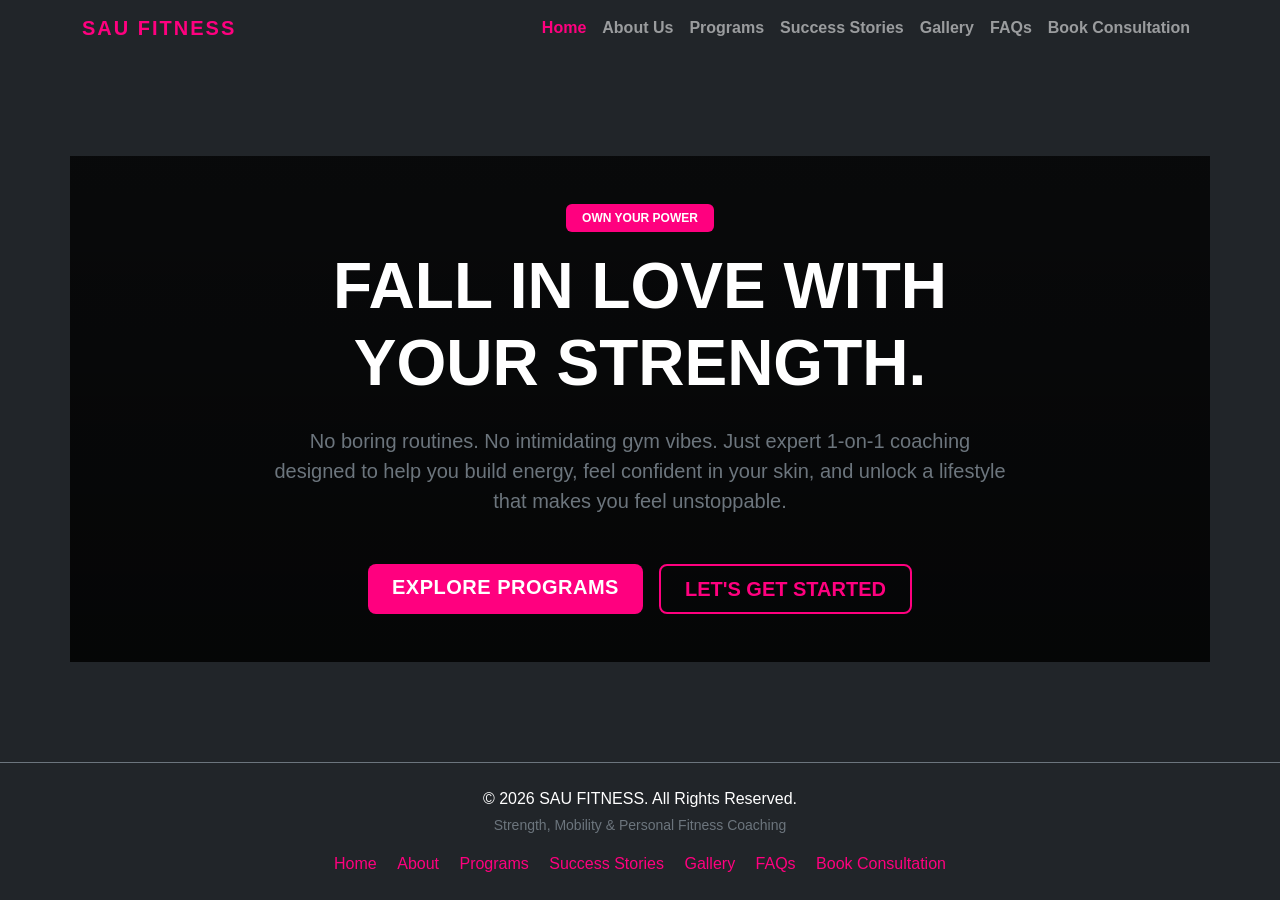
<file: index.html>
<!DOCTYPE html>
<html lang="en">
<head>
    <meta charset="UTF-8">
    <meta name="viewport" content="width=device-width, initial-scale=1.0">
    <title>SAU FITNESS | Own Your Power</title>
    <link href="https://cdn.jsdelivr.net/npm/bootstrap@5.3.2/dist/css/bootstrap.min.css" rel="stylesheet">
    <link rel="stylesheet" href="css/styles.css">
</head>
<body class="bg-dark text-white d-flex flex-column min-vh-100">

    <nav class="navbar navbar-expand-lg navbar-dark bg-dark sticky-top">
        <div class="container">
            <a class="navbar-brand fw-bold text-pink" href="index.html">SAU FITNESS</a>
            <button class="navbar-toggler" type="button" data-bs-toggle="collapse" data-bs-target="#navbarNav" aria-controls="navbarNav" aria-expanded="false" aria-label="Toggle navigation">
                <span class="navbar-toggler-icon"></span>
            </button>
            <div class="collapse navbar-collapse" id="navbarNav">
                <ul class="navbar-nav ms-auto fw-semibold">
                    <li class="nav-item"><a class="nav-link active" href="index.html">Home</a></li>
                    <li class="nav-item"><a class="nav-link" href="about.html">About Us</a></li>
                    <li class="nav-item"><a class="nav-link" href="programs.html">Programs</a></li>
                    <li class="nav-item"><a class="nav-link" href="transformations.html">Success Stories</a></li>
                    <li class="nav-item"><a class="nav-link" href="gallery.html">Gallery</a></li>
                    <li class="nav-item"><a class="nav-link" href="faq.html">FAQs</a></li>
                    <li class="nav-item"><a class="nav-link" href="contact.html">Book Consultation</a></li>
                </ul>
            </div>
        </div>
    </nav>

    <main class="flex-grow-1 d-flex align-items-center">
        <header class="container text-center py-5">
            <div class="row justify-content-center">
                <div class="col-md-8">
                    <span class="badge bg-pink text-white mb-3 px-3 py-2 fw-bold text-uppercase">Own Your Power</span>
                    <h1 class="display-3 fw-bold mb-4">FALL IN LOVE WITH<br>YOUR STRENGTH.</h1>
                    <p class="lead text-secondary mb-5">
                        No boring routines. No intimidating gym vibes. Just expert 1-on-1 coaching designed to help you build energy, feel confident in your skin, and unlock a lifestyle that makes you feel unstoppable.
                    </p>
                    <div class="d-grid gap-3 d-sm-flex justify-content-sm-center">
                        <a href="programs.html" class="btn btn-pink btn-lg px-4 gap-3">Explore Programs</a>
                        <a href="contact.html" class="btn btn-outline-pink btn-lg px-4">Let's Get Started</a>
                    </div>
                </div>
            </div>
        </header>
    </main>

    <footer class="bg-dark text-secondary text-center py-4 border-top border-secondary mt-auto">
        <div class="container">
            <p class="mb-1 text-white">&copy; 2026 SAU FITNESS. All Rights Reserved.</p>
            <p class="small">Strength, Mobility & Personal Fitness Coaching</p>
            <div class="mt-3">
                <a href="index.html" class="text-pink mx-2 text-decoration-none">Home</a>
                <a href="about.html" class="text-pink mx-2 text-decoration-none">About</a>
                <a href="programs.html" class="text-pink mx-2 text-decoration-none">Programs</a>
                <a href="transformations.html" class="text-pink mx-2 text-decoration-none">Success Stories</a>
                <a href="gallery.html" class="text-pink mx-2 text-decoration-none">Gallery</a>
                <a href="faq.html" class="text-pink mx-2 text-decoration-none">FAQs</a>
                <a href="contact.html" class="text-pink mx-2 text-decoration-none">Book Consultation</a>
            </div>
        </div>
    </footer>

    <script src="https://cdn.jsdelivr.net/npm/bootstrap@5.3.2/dist/js/bootstrap.bundle.min.js"></script>
    <script src="js/main.js"></script>
</body>
</html>
</file>
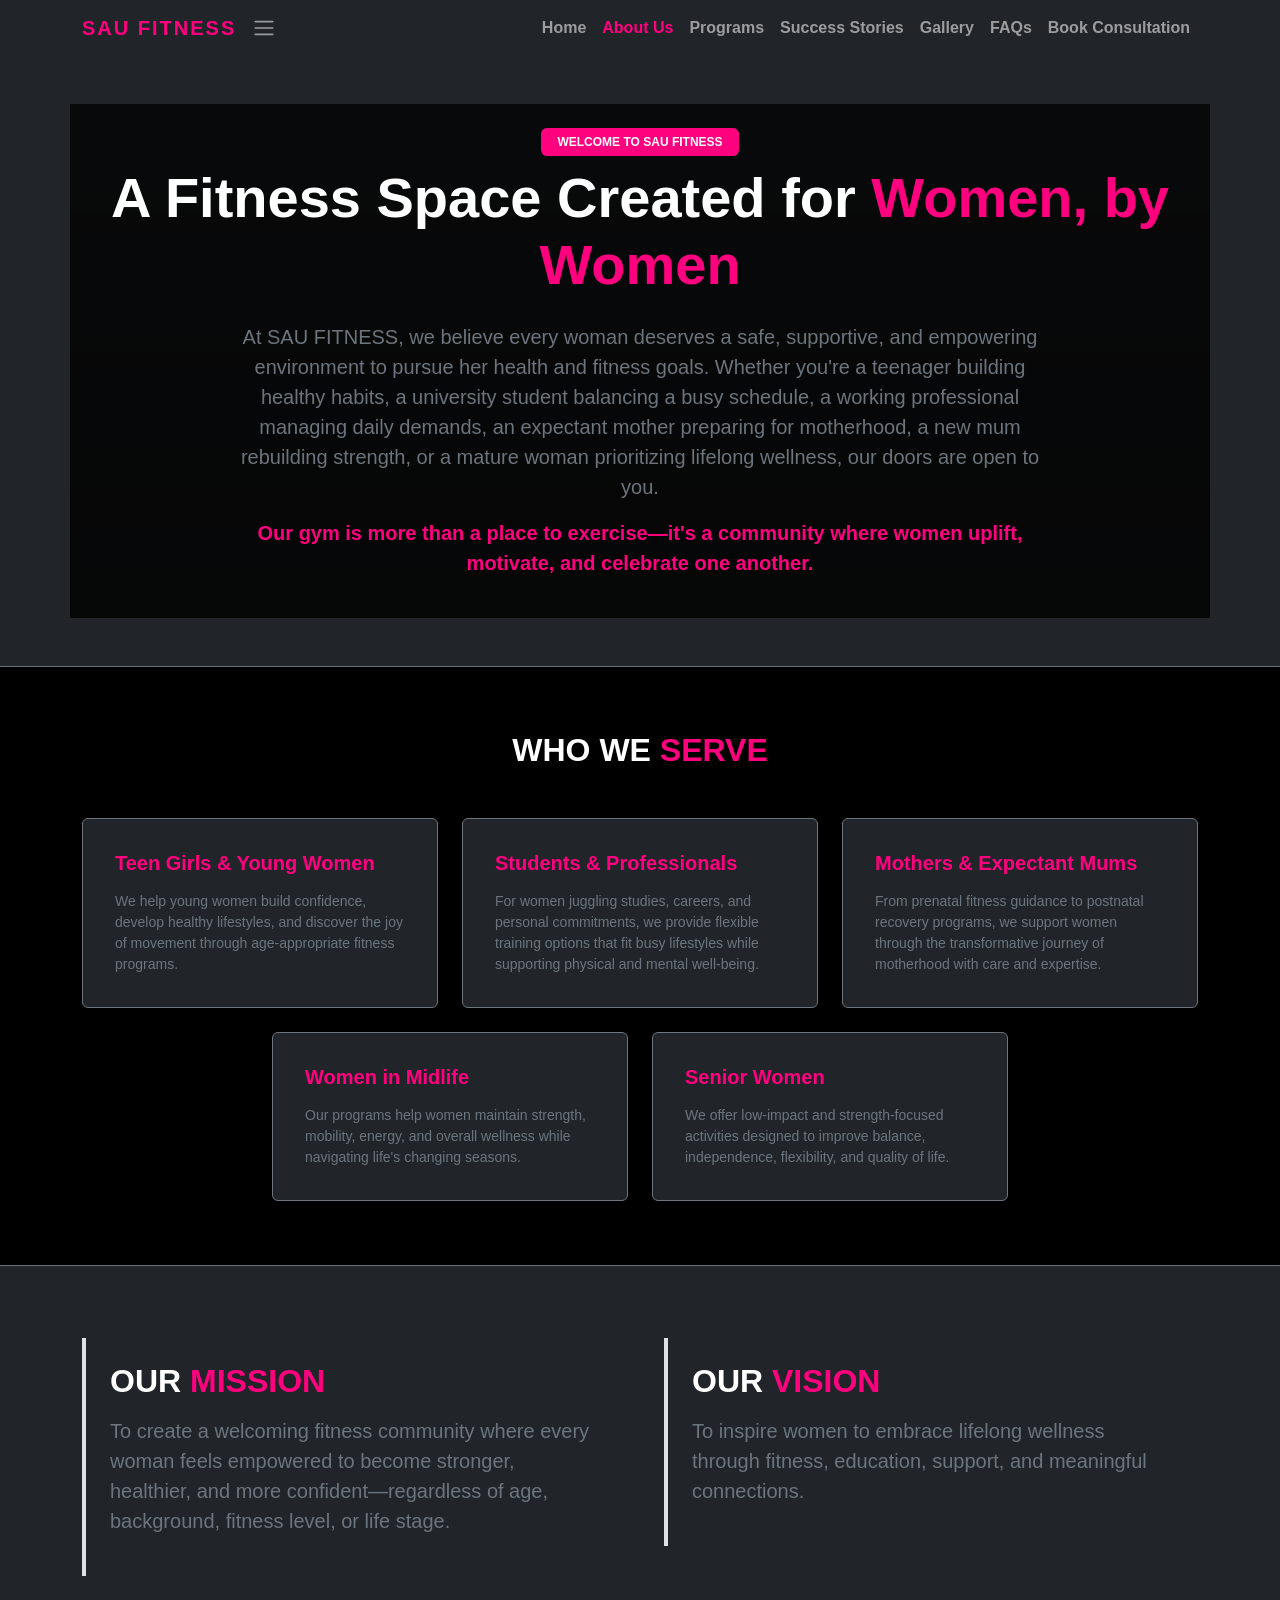
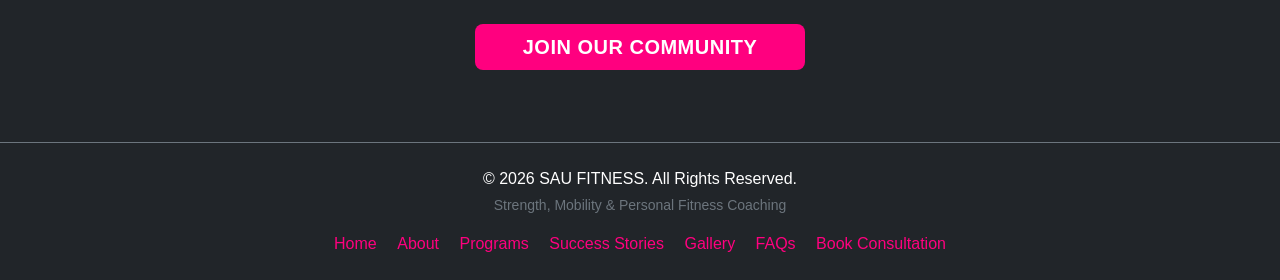
<file: about.html>
<!DOCTYPE html>
<html lang="en-GB">
<head>
    <meta charset="UTF-8">
    <meta name="viewport" content="width=device-width, initial-scale=1.0">
    <title>About Us | SAU FITNESS</title>
    <link href="https://cdn.jsdelivr.net/npm/bootstrap@5.3.2/dist/css/bootstrap.min.css" rel="stylesheet">
    <link rel="stylesheet" href="css/styles.css">
</head>
<body class="bg-dark text-white d-flex flex-column min-vh-100">

    <nav class="navbar navbar-expand-lg navbar-dark bg-dark sticky-top">
        <div class="container">
            <a class="navbar-brand fw-bold text-pink" href="index.html">SAU FITNESS</a>
            <button class="navbar-toggler" type="button" data-bs-toggle="collapse" data-bs-target="#navbarNav" aria-controls="navbarNav" aria-expanded="false"aria-label="Toggle main navigation menu"></button>
                <span class="navbar-toggler-icon"></span>
            </button>
            <div class="collapse navbar-collapse" id="navbarNav">
                <ul class="navbar-nav ms-auto fw-semibold">
                    <li class="nav-item"><a class="nav-link" href="index.html">Home</a></li>
                    <li class="nav-item"><a class="nav-link active" href="about.html">About Us</a></li>
                    <li class="nav-item"><a class="nav-link" href="programs.html">Programs</a></li>
                    <li class="nav-item"><a class="nav-link" href="transformations.html">Success Stories</a></li>
                    <li class="nav-item"><a class="nav-link" href="gallery.html">Gallery</a></li>
                    <li class="nav-item"><a class="nav-link" href="faq.html">FAQs</a></li>
                    <li class="nav-item"><a class="nav-link" href="contact.html">Book Consultation</a></li>
                </ul>
            </div>
        </div>
    </nav>

    <main class="flex-grow-1">

        
        <header class="container my-5 py-4 text-center">
            <span class="badge bg-pink text-white mb-2 px-3 py-2 text-uppercase fw-bold">Welcome to SAU FITNESS</span>
            <h1 class="display-4 fw-bold mb-4">A Fitness Space Created for <span class="text-pink">Women, by Women</span></h1>
            <div class="row justify-content-center">
                <div class="col-lg-9">
                    <p class="lead text-secondary">
                        At SAU FITNESS, we believe every woman deserves a safe, supportive, and empowering environment to pursue her health and fitness goals. Whether you're a teenager building healthy habits, a university student balancing a busy schedule, a working professional managing daily demands, an expectant mother preparing for motherhood, a new mum rebuilding strength, or a mature woman prioritizing lifelong wellness, our doors are open to you.
                    </p>
                    <p class="text-pink fw-semibold mt-3 fs-5">
                        Our gym is more than a place to exercise—it's a community where women uplift, motivate, and celebrate one another.
                    </p>
                </div>
            </div>
        </header>

        <section class="bg-black py-5 border-top border-bottom border-secondary">
            <div class="container my-3">
                <h2 class="text-center fw-bold text-uppercase mb-5">Who We <span class="text-pink">Serve</span></h2>
                
                <div class="row g-4 justify-content-center">
                    <div class="col-md-6 col-lg-4">
                        <div class="card bg-dark text-white border-secondary h-100 p-3 shadow-sm">
                            <div class="card-body">
                                <h3 class="card-title h5 text-pink fw-bold mb-3">Teen Girls & Young Women</h3>
                                <p class="card-text text-secondary small">We help young women build confidence, develop healthy lifestyles, and discover the joy of movement through age-appropriate fitness programs.</p>
                            </div>
                        </div>
                    </div>

                    <div class="col-md-6 col-lg-4">
                        <div class="card bg-dark text-white border-secondary h-100 p-3 shadow-sm">
                            <div class="card-body">
                                <h3 class="card-title h5 text-pink fw-bold mb-3">Students & Professionals</h3>
                                <p class="card-text text-secondary small">For women juggling studies, careers, and personal commitments, we provide flexible training options that fit busy lifestyles while supporting physical and mental well-being.</p>
                            </div>
                        </div>
                    </div>

                    <div class="col-md-6 col-lg-4">
                        <div class="card bg-dark text-white border-secondary h-100 p-3 shadow-sm">
                            <div class="card-body">
                                <h3 class="card-title h5 text-pink fw-bold mb-3">Mothers & Expectant Mums</h3>
                                <p class="card-text text-secondary small">From prenatal fitness guidance to postnatal recovery programs, we support women through the transformative journey of motherhood with care and expertise.</p>
                            </div>
                        </div>
                    </div>

                    <div class="col-md-6 col-lg-4 offset-lg-0">
                        <div class="card bg-dark text-white border-secondary h-100 p-3 shadow-sm">
                            <div class="card-body">
                                <h3 class="card-title h5 text-pink fw-bold mb-3">Women in Midlife</h3>
                                <p class="card-text text-secondary small">Our programs help women maintain strength, mobility, energy, and overall wellness while navigating life's changing seasons.</p>
                            </div>
                        </div>
                    </div>

                    <div class="col-md-6 col-lg-4">
                        <div class="card bg-dark text-white border-secondary h-100 p-3 shadow-sm">
                            <div class="card-body">
                                <h3 class="card-title h5 text-pink fw-bold mb-3">Senior Women</h3>
                                <p class="card-text text-secondary small">We offer low-impact and strength-focused activities designed to improve balance, independence, flexibility, and quality of life.</p>
                            </div>
                        </div>
                    </div>
                </div>

            </div>
        </section>

        <section class="container my-5 py-4">
            <div class="row g-5">
                <div class="col-md-6">
                    <div class="p-4 border-start border-4 border-pink">
                        <h2 class="fw-bold text-uppercase mb-3">Our <span class="text-pink">Mission</span></h2>
                        <p class="text-secondary lead">
                            To create a welcoming fitness community where every woman feels empowered to become stronger, healthier, and more confident—regardless of age, background, fitness level, or life stage.
                        </p>
                    </div>
                </div>

                <div class="col-md-6">
                    <div class="p-4 border-start border-4 border-pink">
                        <h2 class="fw-bold text-uppercase mb-3">Our <span class="text-pink">Vision</span></h2>
                        <p class="text-secondary lead">
                            To inspire women to embrace lifelong wellness through fitness, education, support, and meaningful connections.
                        </p>
                    </div>
                </div>
            </div>
            
            <div class="text-center mt-5">
                <a href="contact.html" class="btn btn-pink btn-lg px-5">Join Our Community</a>
            </div>
        </section>

    </main>

    <footer class="bg-dark text-secondary text-center py-4 border-top border-secondary">
        <div class="container">
            <p class="mb-1 text-white">&copy; 2026 SAU FITNESS. All Rights Reserved.</p>
            <p class="small">Strength, Mobility & Personal Fitness Coaching</p>
            <div class="mt-3">
                <a href="index.html" class="text-pink mx-2 text-decoration-none">Home</a>
                <a href="about.html" class="text-pink mx-2 text-decoration-none">About</a>
                <a href="programs.html" class="text-pink mx-2 text-decoration-none">Programs</a>
                <a href="transformations.html" class="text-pink mx-2 text-decoration-none">Success Stories</a>
                <a href="gallery.html" class="text-pink mx-2 text-decoration-none">Gallery</a>
                <a href="faq.html" class="text-pink mx-2 text-decoration-none">FAQs</a>
                <a href="contact.html" class="text-pink mx-2 text-decoration-none">Book Consultation</a>
            </div>
        </div>
    </footer>

    <script src="https://cdn.jsdelivr.net/npm/bootstrap@5.3.2/dist/js/bootstrap.bundle.min.js"></script>
</body>
</html>
<script src="js/main.js"></script>
</file>
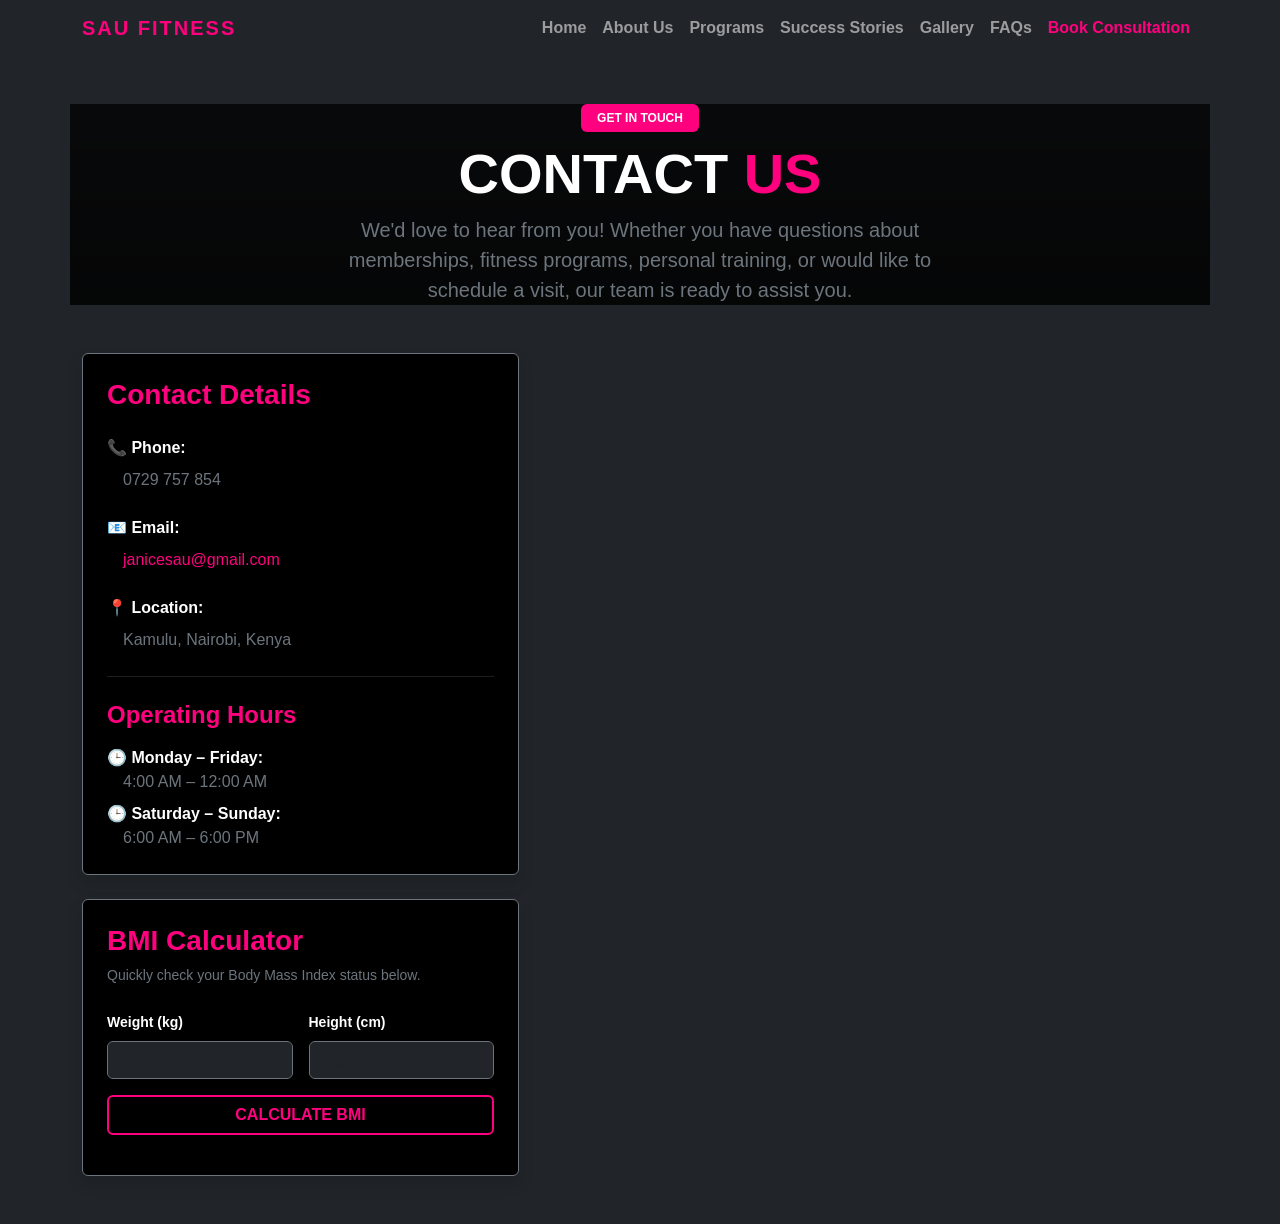
<file: contact.html>
<!DOCTYPE html>
<html lang="en">
<head>
    <meta charset="UTF-8">
    <meta name="viewport" content="width=device-width, initial-scale=1.0">
    <title>Contact Us | SAU FITNESS</title>
    <link href="https://cdn.jsdelivr.net/npm/bootstrap@5.3.2/dist/css/bootstrap.min.css" rel="stylesheet">
    <link rel="stylesheet" href="css/styles.css">
</head>

<body class="bg-dark text-white d-flex flex-column min-vh-100">

    <nav class="navbar navbar-expand-lg navbar-dark bg-dark sticky-top">
        <div class="container">
            <a class="navbar-brand fw-bold text-pink" href="index.html">SAU FITNESS</a>
            <button class="navbar-toggler" type="button" data-bs-toggle="collapse" data-bs-target="#navbarNav" aria-controls="navbarNav" aria-expanded="false" aria-label="Toggle navigation">
                <span class="navbar-toggler-icon"></span>
            </button>
            <div class="collapse navbar-collapse" id="navbarNav">
                <ul class="navbar-nav ms-auto fw-semibold">
                    <li class="nav-item"><a class="nav-link" href="index.html">Home</a></li>
                    <li class="nav-item"><a class="nav-link" href="about.html">About Us</a></li>
                    <li class="nav-item"><a class="nav-link" href="programs.html">Programs</a></li>
                    <li class="nav-item"><a class="nav-link" href="transformations.html">Success Stories</a></li>
                    <li class="nav-item"><a class="nav-link" href="gallery.html">Gallery</a></li>
                    <li class="nav-item"><a class="nav-link" href="faq.html">FAQs</a></li>
                    <li class="nav-item"><a class="nav-link active" href="contact.html">Book Consultation</a></li>
                </ul>
            </div>
        </div>
    </nav>

    <main class="flex-grow-1">
        
        <header class="container my-5 text-center">
            <span class="badge bg-pink text-white mb-2 px-3 py-2 text-uppercase fw-bold">Get In Touch</span>
            <h1 class="display-4 fw-bold text-uppercase">Contact <span class="text-pink">Us</span></h1>
            <p class="lead text-secondary max-width-600 mx-auto">
                We'd love to hear from you! Whether you have questions about memberships, fitness programs, personal training, or would like to schedule a visit, our team is ready to assist you.
            </p>
        </header>

        <section class="container my-5">
            <div class="row g-5">
                
                <div class="col-lg-5 d-flex flex-column gap-4">
                    <div class="bg-black border border-secondary rounded p-4 shadow">
                        <h2 class="h3 fw-bold text-pink mb-4">Contact Details</h2>
                        
                        <div class="mb-4">
                            <p class="mb-2 text-white fw-semibold">📞 Phone:</p>
                            <p class="text-secondary ps-3">0729 757 854</p>
                        </div>
                        
                        <div class="mb-4">
                            <p class="mb-2 text-white fw-semibold">📧 Email:</p>
                            <p class="text-secondary ps-3"><a href="mailto:janicesau@gmail.com" class="text-pink text-decoration-none">janicesau@gmail.com</a></p>
                        </div>
                        
                        <div class="mb-4">
                            <p class="mb-2 text-white fw-semibold">📍 Location:</p>
                            <p class="text-secondary ps-3">Kamulu, Nairobi, Kenya</p>
                        </div>

                        <hr class="border-secondary my-4">

                        <h2 class="h4 fw-bold text-pink mb-3">Operating Hours</h2>
                        
                        <div class="mb-2">
                            <span class="fw-semibold">🕒 Monday – Friday:</span>
                            <span class="text-secondary d-block ps-3">4:00 AM – 12:00 AM</span>
                        </div>
                        <div>
                            <span class="fw-semibold">🕒 Saturday – Sunday:</span>
                            <span class="text-secondary d-block ps-3">6:00 AM – 6:00 PM</span>
                        </div>
                    </div>

                    <div class="bg-black border border-secondary rounded p-4 shadow">
                        <h2 class="h3 fw-bold text-pink mb-2">BMI Calculator</h2>
                        <p class="text-secondary small mb-4">Quickly check your Body Mass Index status below.</p>
                        
                        <div class="row g-3 mb-3">
                            <div class="col-6">
                                <label for="bmi-weight" class="form-label small fw-semibold">Weight (kg)</label>
                                <input type="number" class="form-control bg-dark text-white border-secondary" id="bmi-weight" placeholder="e.g. 65">
                            </div>
                            <div class="col-6">
                                <label for="bmi-height" class="form-label small fw-semibold">Height (cm)</label>
                                <input type="number" class="form-control bg-dark text-white border-secondary" id="bmi-height" placeholder="e.g. 165">
                            </div>
                        </div>

                        <div class="d-grid mb-3">
                            <button type="button" onclick="calculateBMI()" class="btn btn-outline-pink fw-bold">Calculate BMI</button>
                        </div>

                        <div id="bmi-result" class
</file>
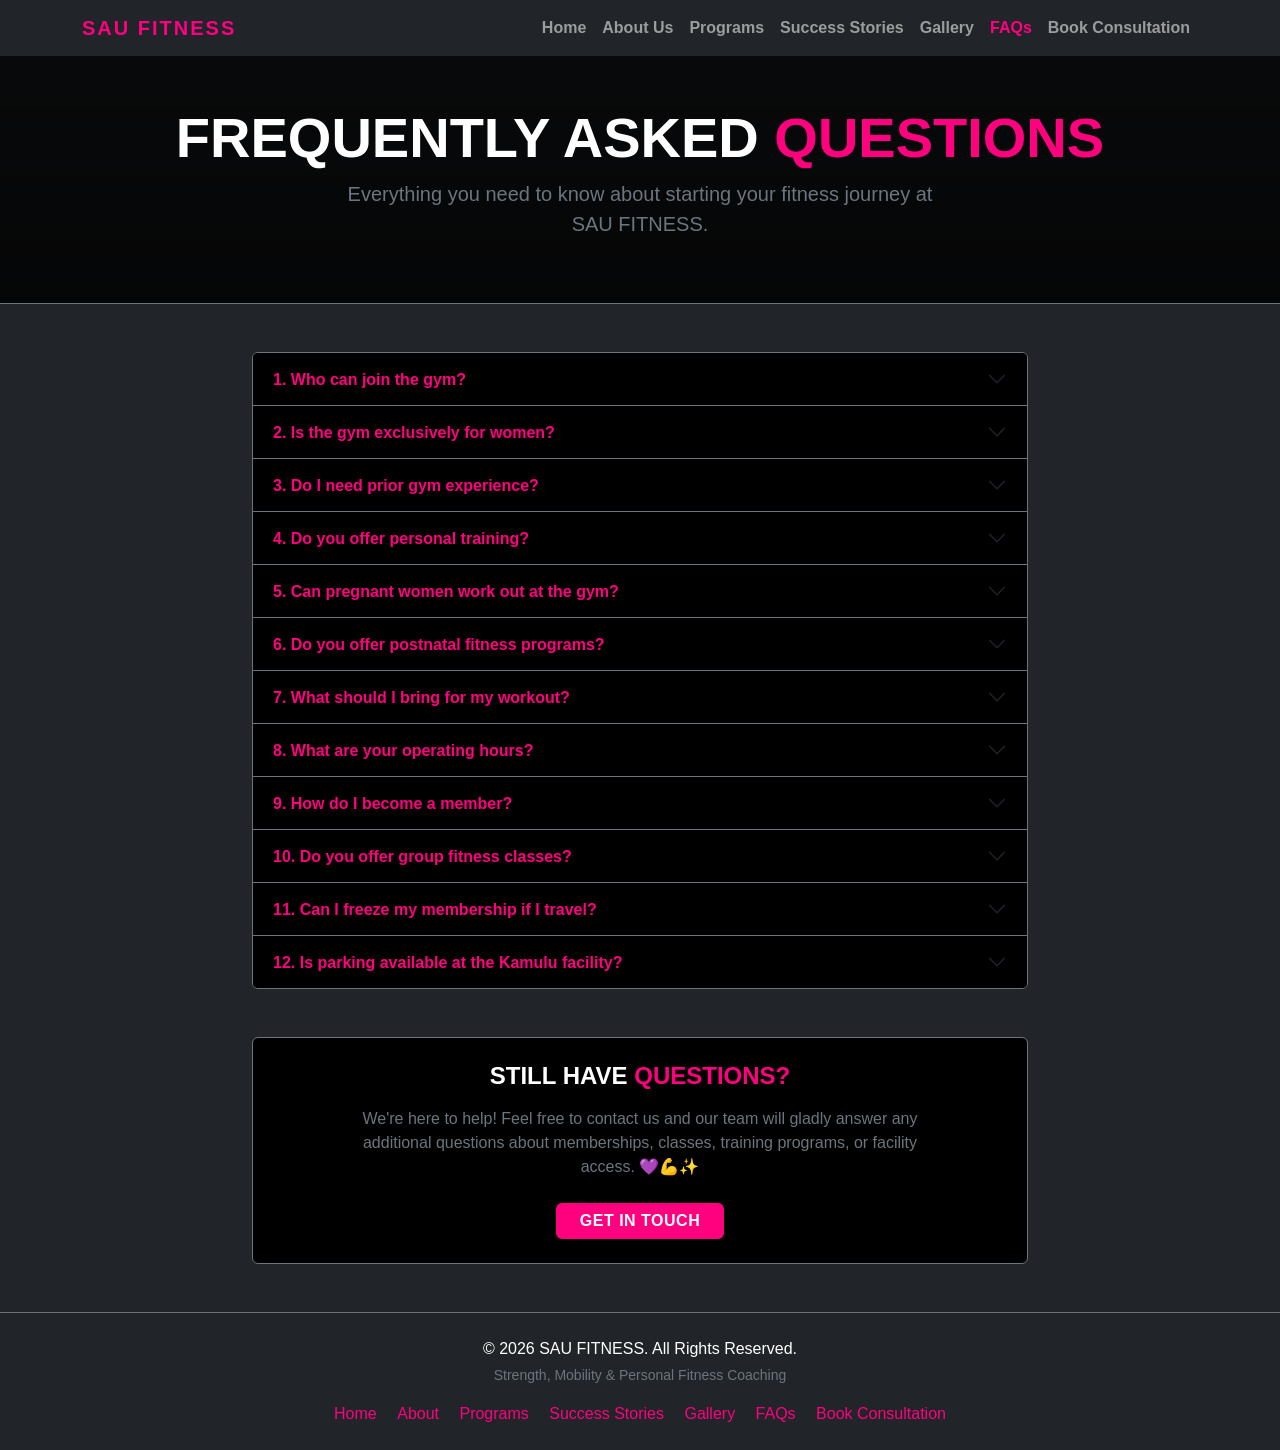
<file: faq.html>
<!DOCTYPE html>
<html lang="en">
<head>
    <meta charset="UTF-8">
    <meta name="viewport" content="width=device-width, initial-scale=1.0">
    <title>Frequently Asked Questions | SAU FITNESS</title>
    <link href="https://cdn.jsdelivr.net/npm/bootstrap@5.3.2/dist/css/bootstrap.min.css" rel="stylesheet">
    <link rel="stylesheet" href="css/styles.css">
</head>
<body class="bg-dark text-white d-flex flex-column min-vh-100">

    <nav class="navbar navbar-expand-lg navbar-dark bg-dark sticky-top">
        <div class="container">
            <a class="navbar-brand fw-bold text-pink" href="index.html">SAU FITNESS</a>
            <button class="navbar-toggler" type="button" data-bs-toggle="collapse" data-bs-target="#navbarNav" aria-controls="navbarNav" aria-expanded="false" aria-label="Toggle navigation">
                <span class="navbar-toggler-icon"></span>
            </button>
            <div class="collapse navbar-collapse" id="navbarNav">
                <ul class="navbar-nav ms-auto fw-semibold">
                    <li class="nav-item"><a class="nav-link" href="index.html">Home</a></li>
                    <li class="nav-item"><a class="nav-link" href="about.html">About Us</a></li>
                    <li class="nav-item"><a class="nav-link" href="programs.html">Programs</a></li>
                    <li class="nav-item"><a class="nav-link" href="transformations.html">Success Stories</a></li>
                    <li class="nav-item"><a class="nav-link" href="gallery.html">Gallery</a></li>
                    <li class="nav-item"><a class="nav-link active" href="faq.html">FAQs</a></li>
                    <li class="nav-item"><a class="nav-link" href="contact.html">Book Consultation</a></li>
                </ul>
            </div>
        </div>
    </nav>

    <header class="bg-dark text-white text-center py-5 border-bottom border-secondary">
        <div class="container">
            <h1 class="display-4 fw-bold text-uppercase">Frequently Asked <span class="text-pink">Questions</span></h1>
            <p class="lead text-secondary max-width-600 mx-auto">Everything you need to know about starting your fitness journey at SAU FITNESS.</p>
        </div>
    </header>

    <main class="container my-5 flex-grow-1" style="max-width: 800px;">
        <div class="accordion accordion-flush border border-secondary rounded overflow-hidden" id="faqAccordion">
            
            <div class="accordion-item bg-black border-secondary text-white">
                <h2 class="accordion-header" id="headingOne">
                    <button class="accordion-button collapsed bg-black text-pink fw-bold" type="button" data-bs-toggle="collapse" data-bs-target="#collapseOne">
                        1. Who can join the gym?
                    </button>
                </h2>
                <div id="collapseOne" class="accordion-collapse collapse" data-bs-parent="#faqAccordion">
                    <div class="accordion-body text-secondary">
                        Our gym welcomes women of all ages and fitness levels, including teenagers, university students, working professionals, mothers, pregnant women, and senior women.
                    </div>
                </div>
            </div>

            <div class="accordion-item bg-black border-secondary text-white">
                <h2 class="accordion-header" id="headingTwo">
                    <button class="accordion-button collapsed bg-black text-pink fw-bold" type="button" data-bs-toggle="collapse" data-bs-target="#collapseTwo">
                        2. Is the gym exclusively for women?
                    </button>
                </h2>
                <div id="collapseTwo" class="accordion-collapse collapse" data-bs-parent="#faqAccordion">
                    <div class="accordion-body text-secondary">
                        Yes. We are a women-only fitness center designed to provide a comfortable, supportive, and empowering environment for women.
                    </div>
                </div>
            </div>

            <div class="accordion-item bg-black border-secondary text-white">
                <h2 class="accordion-header" id="headingThree">
                    <button class="accordion-button collapsed bg-black text-pink fw-bold" type="button" data-bs-toggle="collapse" data-bs-target="#collapseThree">
                        3. Do I need prior gym experience?
                    </button>
                </h2>
                <div id="collapseThree" class="accordion-collapse collapse" data-bs-parent="#faqAccordion">
                    <div class="accordion-body text-secondary">
                        Not at all! Whether you're a beginner or an experienced fitness enthusiast, our trainers will help you start at a level that's right for you.
                    </div>
                </div>
            </div>

            <div class="accordion-item bg-black border-secondary text-white">
                <h2 class="accordion-header" id="headingFour">
                    <button class="accordion-button collapsed bg-black text-pink fw-bold" type="button" data-bs-toggle="collapse" data-bs-target="#collapseFour">
                        4. Do you offer personal training?
                    </button>
                </h2>
                <div id="collapseFour" class="accordion-collapse collapse" data-bs-parent="#faqAccordion">
                    <div class="accordion-body text-secondary">
                        Yes. We offer personalized training programs tailored to your fitness goals, lifestyle, and experience level.
                    </div>
                </div>
            </div>

            <div class="accordion-item bg-black border-secondary text-white">
                <h2 class="accordion-header" id="headingFive">
                    <button class="accordion-button collapsed bg-black text-pink fw-bold" type="button" data-bs-toggle="collapse" data-bs-target="#collapseFive">
                        5. Can pregnant women work out at the gym?
                    </button>
                </h2>
                <div id="collapseFive" class="accordion-collapse collapse" data-bs-parent="#faqAccordion">
                    <div class="accordion-body text-secondary">
                        Yes. We welcome pregnant women and provide guidance on safe exercises. We recommend consulting your healthcare provider before starting any fitness program during pregnancy.
                    </div>
                </div>
            </div>

            <div class="accordion-item bg-black border-secondary text-white">
                <h2 class="accordion-header" id="headingSix">
                    <button class="accordion-button collapsed bg-black text-pink fw-bold" type="button" data-bs-toggle="collapse" data-bs-target="#collapseSix">
                        6. Do you offer postnatal fitness programs?
                    </button>
                </h2>
                <div id="collapseSix" class="accordion-collapse collapse" data-bs-parent="#faqAccordion">
                    <div class="accordion-body text-secondary">
                        Yes. We support new mothers with fitness programs designed to help them safely rebuild strength and confidence after childbirth.
                    </div>
                </div>
            </div>

            <div class="accordion-item bg-black border-secondary text-white">
                <h2 class="accordion-header" id="headingSeven">
                    <button class="accordion-button collapsed bg-black text-pink fw-bold" type="button" data-bs-toggle="collapse" data-bs-target="#collapseSeven">
                        7. What should I bring for my workout?
                    </button>
                </h2>
                <div id="collapseSeven" class="accordion-collapse collapse" data-bs-parent="#faqAccordion">
                    <div class="accordion-body text-secondary">
                        We recommend bringing:
                        <ul class="mt-2 text-secondary">
                            <li>Comfortable workout clothes</li>
                            <li>Athletic shoes</li>
                            <li>A water bottle</li>
                            <li>A towel</li>
                        </ul>
                    </div>
                </div>
            </div>

            <div class="accordion-item bg-black border-secondary text-white">
                <h2 class="accordion-header" id="headingEight">
                    <button class="accordion-button collapsed bg-black text-pink fw-bold" type="button" data-bs-toggle="collapse" data-bs-target="#collapseEight">
                        8. What are your operating hours?
                    </button>
                </h2>
                <div id="collapseEight" class="accordion-collapse collapse" data-bs-parent="#faqAccordion">
                    <div class="accordion-body text-secondary">
                        <strong>Monday – Friday:</strong> 4:00 AM – 12:00 AM <br>
                        <strong>Saturday – Sunday:</strong> 6:00 AM – 6:00 PM
                    </div>
                </div>
            </div>

            <div class="accordion-item bg-black border-secondary text-white">
                <h2 class="accordion-header" id="headingNine">
                    <button class="accordion-button collapsed bg-black text-pink fw-bold" type="button" data-bs-toggle="collapse" data-bs-target="#collapseNine">
                        9. How do I become a member?
                    </button>
                </h2>
                <div id="collapseNine" class="accordion-collapse collapse" data-bs-parent="#faqAccordion">
                    <div class="accordion-body text-secondary">
                        You can visit our gym in Kamulu, Nairobi, call us at 0729 757 854, or email janicesau@gmail.com for membership information.
                    </div>
                </div>
            </div>

            <div class="accordion-item bg-black border-secondary text-white">
                <h2 class="accordion-header" id="headingTen">
                    <button class="accordion-button collapsed bg-black text-pink fw-bold" type="button" data-bs-toggle="collapse" data-bs-target="#collapseTen">
                        10. Do you offer group fitness classes?
                    </button>
                </h2>
                <div id="collapseTen" class="accordion-collapse collapse" data-bs-parent="#faqAccordion">
                    <div class="accordion-body text-secondary">
                        Yes. We offer a variety of fitness classes designed to suit different fitness levels and goals.
                    </div>
                </div>
            </div>

            <div class="accordion-item bg-black border-secondary text-white">
                <h2 class="accordion-header" id="headingEleven">
                    <button class="accordion-button collapsed bg-black text-pink fw-bold" type="button" data-bs-toggle="collapse" data-bs-target="#collapseEleven">
                        11. Can I freeze my membership if I travel?
                    </button>
                </h2>
                <div id="collapseEleven" class="accordion-collapse collapse" data-bs-parent="#faqAccordion">
                    <div class="accordion-body text-secondary">
                        Yes. We understand life gets busy! Members can temporarily freeze their membership for up to 30 days per calendar year with a 5-day advance notice.
                    </div>
                </div>
            </div>

            <div class="accordion-item bg-black border-secondary text-white">
                <h2 class="accordion-header" id="headingTwelve">
                    <button class="accordion-button collapsed bg-black text-pink fw-bold" type="button" data-bs-toggle="collapse" data-bs-target="#collapseTwelve">
                        12. Is parking available at the Kamulu facility?
                    </button>
                </h2>
                <div id="collapseTwelve" class="accordion-collapse collapse" data-bs-parent="#faqAccordion">
                    <div class="accordion-body text-secondary">
                        Yes. We provide secure, free on-site parking for all members directly outside the fitness center building.
                    </div>
                </div>
            </div>

        </div> <div class="text-center mt-5 p-4 border border-secondary rounded bg-black">
            <h3 class="fw-bold text-uppercase h4 mb-3">Still Have <span class="text-pink">Questions?</span></h3>
            <p class="text-secondary max-width-600 mx-auto mb-0">
                We're here to help! Feel free to contact us and our team will gladly answer any additional questions about memberships, classes, training programs, or facility access. 💜💪✨
            </p>
            <div class="mt-3">
                <a href="contact.html" class="btn btn-pink px-4 mt-2">Get in Touch</a>
            </div>
        </div>
    </main>

    <footer class="bg-dark text-secondary text-center py-4 border-top border-secondary mt-auto">
        <div class="container">
            <p class="mb-1 text-white">&copy; 2026 SAU FITNESS. All Rights Reserved.</p>
            <p class="small">Strength, Mobility & Personal Fitness Coaching</p>
            <div class="mt-3">
                <a href="index.html" class="text-pink mx-2 text-decoration-none">Home</a>
                <a href="about.html" class="text-pink mx-2 text-decoration-none">About</a>
                <a href="programs.html" class="text-pink mx-2 text-decoration-none">Programs</a>
                <a href="transformations.html" class="text-pink mx-2 text-decoration-none">Success Stories</a>
                <a href="gallery.html" class="text-pink mx-2 text-decoration-none">Gallery</a>
                <a href="faq.html" class="text-pink mx-2 text-decoration-none">FAQs</a>
                <a href="contact.html" class="text-pink mx-2 text-decoration-none">Book Consultation</a>
            </div>
        </div>
    </footer>

    <script src="https://cdn.jsdelivr.net/npm/bootstrap@5.3.2/dist/js/bootstrap.bundle.min.js"></script>
    <script src="js/main.js"></script>
</body>
</html>
</file>
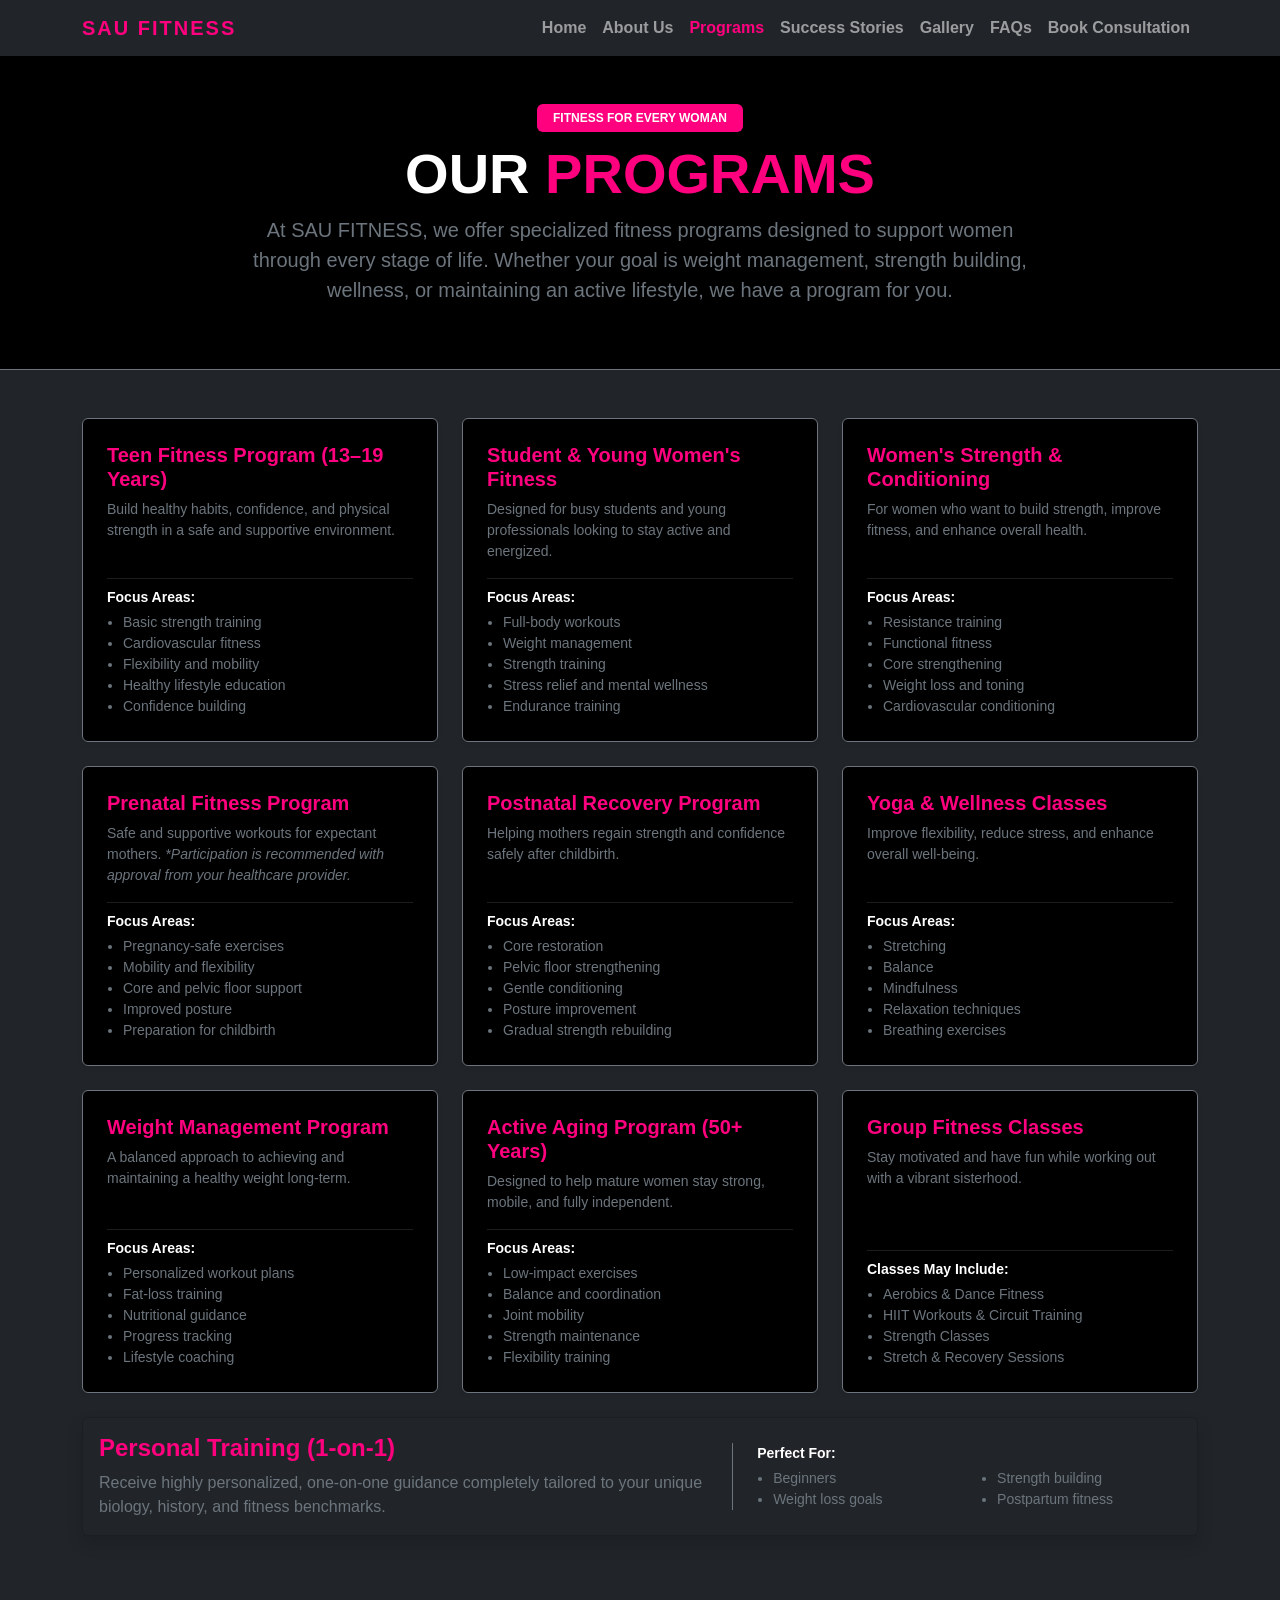
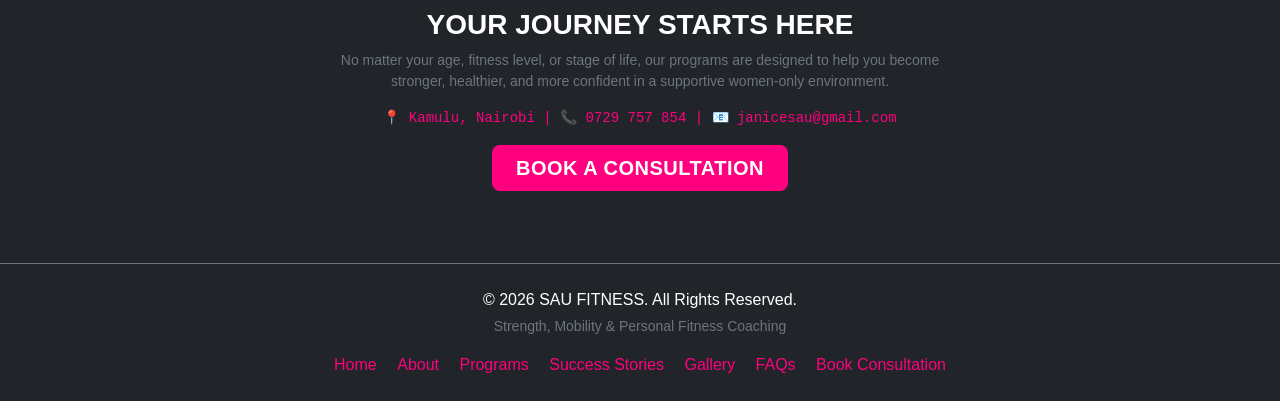
<file: programs.html>
<!DOCTYPE html>
<html lang="en">
<head>
    <meta charset="UTF-8">
    <meta name="viewport" content="width=device-width, initial-scale=1.0">
    <title>Our Programs | SAU FITNESS</title>
    <link href="https://cdn.jsdelivr.net/npm/bootstrap@5.3.2/dist/css/bootstrap.min.css" rel="stylesheet">
    <link rel="stylesheet" href="css/styles.css">
</head>
<body class="bg-dark text-white d-flex flex-column min-vh-100">

    <nav class="navbar navbar-expand-lg navbar-dark bg-dark sticky-top">
        <div class="container">
            <a class="navbar-brand fw-bold text-pink" href="index.html">SAU FITNESS</a>
            <button class="navbar-toggler" type="button" data-bs-toggle="collapse" data-bs-target="#navbarNav" aria-controls="navbarNav" aria-expanded="false" aria-label="Toggle navigation">
                <span class="navbar-toggler-icon"></span>
            </button>
            <div class="collapse navbar-collapse" id="navbarNav">
                <ul class="navbar-nav ms-auto fw-semibold">
                    <li class="nav-item"><a class="nav-link" href="index.html">Home</a></li>
                    <li class="nav-item"><a class="nav-link" href="about.html">About Us</a></li>
                    <li class="nav-item"><a class="nav-link active" href="programs.html">Programs</a></li>
                    <li class="nav-item"><a class="nav-link" href="transformations.html">Success Stories</a></li>
                    <li class="nav-item"><a class="nav-link" href="gallery.html">Gallery</a></li>
                    <li class="nav-item"><a class="nav-link" href="faq.html">FAQs</a></li>
                    <li class="nav-item"><a class="nav-link" href="contact.html">Book Consultation</a></li>
                </ul>
            </div>
        </div>
    </nav>

    <header class="bg-black text-center py-5 border-bottom border-secondary">
        <div class="container">
            <span class="badge bg-pink text-white mb-2 px-3 py-2 text-uppercase fw-bold">Fitness for Every Woman</span>
            <h1 class="display-4 fw-bold text-uppercase">Our <span class="text-pink">Programs</span></h1>
            <p class="lead text-secondary max-width-800 mx-auto">
                At SAU FITNESS, we offer specialized fitness programs designed to support women through every stage of life. Whether your goal is weight management, strength building, wellness, or maintaining an active lifestyle, we have a program for you.
            </p>
        </div>
    </header>

    <main class="container my-5 flex-grow-1">
        <div class="row g-4">
            
            <div class="col-md-6 col-lg-4">
                <div class="card bg-black text-white border-secondary h-100 p-2 shadow-sm">
                    <div class="card-body d-flex flex-column">
                        <h3 class="card-title h5 text-pink fw-bold mb-2">Teen Fitness Program (13–19 Years)</h3>
                        <p class="card-text text-secondary small mb-3">Build healthy habits, confidence, and physical strength in a safe and supportive environment.</p>
                        <hr class="border-secondary my-2 mt-auto">
                        <p class="small fw-semibold text-white mb-1">Focus Areas:</p>
                        <ul class="small text-secondary ps-3 mb-0">
                            <li>Basic strength training</li>
                            <li>Cardiovascular fitness</li>
                            <li>Flexibility and mobility</li>
                            <li>Healthy lifestyle education</li>
                            <li>Confidence building</li>
                        </ul>
                    </div>
                </div>
            </div>

            <div class="col-md-6 col-lg-4">
                <div class="card bg-black text-white border-secondary h-100 p-2 shadow-sm">
                    <div class="card-body d-flex flex-column">
                        <h3 class="card-title h5 text-pink fw-bold mb-2">Student & Young Women's Fitness</h3>
                        <p class="card-text text-secondary small mb-3">Designed for busy students and young professionals looking to stay active and energized.</p>
                        <hr class="border-secondary my-2 mt-auto">
                        <p class="small fw-semibold text-white mb-1">Focus Areas:</p>
                        <ul class="small text-secondary ps-3 mb-0">
                            <li>Full-body workouts</li>
                            <li>Weight management</li>
                            <li>Strength training</li>
                            <li>Stress relief and mental wellness</li>
                            <li>Endurance training</li>
                        </ul>
                    </div>
                </div>
            </div>

            <div class="col-md-6 col-lg-4">
                <div class="card bg-black text-white border-secondary h-100 p-2 shadow-sm">
                    <div class="card-body d-flex flex-column">
                        <h3 class="card-title h5 text-pink fw-bold mb-2">Women's Strength & Conditioning</h3>
                        <p class="card-text text-secondary small mb-3">For women who want to build strength, improve fitness, and enhance overall health.</p>
                        <hr class="border-secondary my-2 mt-auto">
                        <p class="small fw-semibold text-white mb-1">Focus Areas:</p>
                        <ul class="small text-secondary ps-3 mb-0">
                            <li>Resistance training</li>
                            <li>Functional fitness</li>
                            <li>Core strengthening</li>
                            <li>Weight loss and toning</li>
                            <li>Cardiovascular conditioning</li>
                        </ul>
                    </div>
                </div>
            </div>

            <div class="col-md-6 col-lg-4">
                <div class="card bg-black text-white border-secondary h-100 p-2 shadow-sm">
                    <div class="card-body d-flex flex-column">
                        <h3 class="card-title h5 text-pink fw-bold mb-2">Prenatal Fitness Program</h3>
                        <p class="card-text text-secondary small mb-3">Safe and supportive workouts for expectant mothers. <em>*Participation is recommended with approval from your healthcare provider.</em></p>
                        <hr class="border-secondary my-2 mt-auto">
                        <p class="small fw-semibold text-white mb-1">Focus Areas:</p>
                        <ul class="small text-secondary ps-3 mb-0">
                            <li>Pregnancy-safe exercises</li>
                            <li>Mobility and flexibility</li>
                            <li>Core and pelvic floor support</li>
                            <li>Improved posture</li>
                            <li>Preparation for childbirth</li>
                        </ul>
                    </div>
                </div>
            </div>

            <div class="col-md-6 col-lg-4">
                <div class="card bg-black text-white border-secondary h-100 p-2 shadow-sm">
                    <div class="card-body d-flex flex-column">
                        <h3 class="card-title h5 text-pink fw-bold mb-2">Postnatal Recovery Program</h3>
                        <p class="card-text text-secondary small mb-3">Helping mothers regain strength and confidence safely after childbirth.</p>
                        <hr class="border-secondary my-2 mt-auto">
                        <p class="small fw-semibold text-white mb-1">Focus Areas:</p>
                        <ul class="small text-secondary ps-3 mb-0">
                            <li>Core restoration</li>
                            <li>Pelvic floor strengthening</li>
                            <li>Gentle conditioning</li>
                            <li>Posture improvement</li>
                            <li>Gradual strength rebuilding</li>
                        </ul>
                    </div>
                </div>
            </div>

            <div class="col-md-6 col-lg-4">
                <div class="card bg-black text-white border-secondary h-100 p-2 shadow-sm">
                    <div class="card-body d-flex flex-column">
                        <h3 class="card-title h5 text-pink fw-bold mb-2">Yoga & Wellness Classes</h3>
                        <p class="card-text text-secondary small mb-3">Improve flexibility, reduce stress, and enhance overall well-being.</p>
                        <hr class="border-secondary my-2 mt-auto">
                        <p class="small fw-semibold text-white mb-1">Focus Areas:</p>
                        <ul class="small text-secondary ps-3 mb-0">
                            <li>Stretching</li>
                            <li>Balance</li>
                            <li>Mindfulness</li>
                            <li>Relaxation techniques</li>
                            <li>Breathing exercises</li>
                        </ul>
                    </div>
                </div>
            </div>

            <div class="col-md-6 col-lg-4">
                <div class="card bg-black text-white border-secondary h-100 p-2 shadow-sm">
                    <div class="card-body d-flex flex-column">
                        <h3 class="card-title h5 text-pink fw-bold mb-2">Weight Management Program</h3>
                        <p class="card-text text-secondary small mb-3">A balanced approach to achieving and maintaining a healthy weight long-term.</p>
                        <hr class="border-secondary my-2 mt-auto">
                        <p class="small fw-semibold text-white mb-1">Focus Areas:</p>
                        <ul class="small text-secondary ps-3 mb-0">
                            <li>Personalized workout plans</li>
                            <li>Fat-loss training</li>
                            <li>Nutritional guidance</li>
                            <li>Progress tracking</li>
                            <li>Lifestyle coaching</li>
                        </ul>
                    </div>
                </div>
            </div>

            <div class="col-md-6 col-lg-4">
                <div class="card bg-black text-white border-secondary h-100 p-2 shadow-sm">
                    <div class="card-body d-flex flex-column">
                        <h3 class="card-title h5 text-pink fw-bold mb-2">Active Aging Program (50+ Years)</h3>
                        <p class="card-text text-secondary small mb-3">Designed to help mature women stay strong, mobile, and fully independent.</p>
                        <hr class="border-secondary my-2 mt-auto">
                        <p class="small fw-semibold text-white mb-1">Focus Areas:</p>
                        <ul class="small text-secondary ps-3 mb-0">
                            <li>Low-impact exercises</li>
                            <li>Balance and coordination</li>
                            <li>Joint mobility</li>
                            <li>Strength maintenance</li>
                            <li>Flexibility training</li>
                        </ul>
                    </div>
                </div>
            </div>

            <div class="col-md-6 col-lg-4">
                <div class="card bg-black text-white border-secondary h-100 p-2 shadow-sm">
                    <div class="card-body d-flex flex-column">
                        <h3 class="card-title h5 text-pink fw-bold mb-2">Group Fitness Classes</h3>
                        <p class="card-text text-secondary small mb-3">Stay motivated and have fun while working out with a vibrant sisterhood.</p>
                        <hr class="border-secondary my-2 mt-auto">
                        <p class="small fw-semibold text-white mb-1">Classes May Include:</p>
                        <ul class="small text-secondary ps-3 mb-0">
                            <li>Aerobics & Dance Fitness</li>
                            <li>HIIT Workouts & Circuit Training</li>
                            <li>Strength Classes</li>
                            <li>Stretch & Recovery Sessions</li>
                        </ul>
                    </div>
                </div>
            </div>

            <div class="col-lg-12">
                <div class="card bg-dark text-white border-pink h-100 p-3 shadow">
                    <div class="row align-items-center">
                        <div class="col-md-7">
                            <h3 class="card-title h4 text-pink fw-bold mb-2">Personal Training (1-on-1)</h3>
                            <p class="card-text text-secondary">Receive highly personalized, one-on-one guidance completely tailored to your unique biology, history, and fitness benchmarks.</p>
                        </div>
                        <div class="col-md-5 border-start border-secondary ps-md-4">
                            <p class="small fw-semibold text-white mb-1">Perfect For:</p>
                            <div class="row small text-secondary">
                                <div class="col-6">
                                    <ul class="ps-3 mb-0">
                                        <li>Beginners</li>
                                        <li>Weight loss goals</li>
                                    </ul>
                                </div>
                                <div class="col-6">
                                    <ul class="ps-3 mb-0">
                                        <li>Strength building</li>
                                        <li>Postpartum fitness</li>
                                    </ul>
                                </div>
                            </div>
                        </div>
                    </div>
                </div>
            </div>

        </div>

        <div class="text-center mt-5 py-4">
            <h2 class="fw-bold text-uppercase h3">Your Journey Starts Here</h2>
            <p class="text-secondary max-width-600 mx-auto small">
                No matter your age, fitness level, or stage of life, our programs are designed to help you become stronger, healthier, and more confident in a supportive women-only environment.
            </p>
            <div class="mt-3 font-monospace small text-pink">
                📍 Kamulu, Nairobi | 📞 0729 757 854 | 📧 janicesau@gmail.com
            </div>
            <a href="contact.html" class="btn btn-pink btn-lg px-4 mt-3 fw-bold">Book a Consultation</a>
        </div>
    </main>

    <footer class="bg-dark text-secondary text-center py-4 border-top border-secondary mt-auto">
        <div class="container">
            <p class="mb-1 text-white">&copy; 2026 SAU FITNESS. All Rights Reserved.</p>
            <p class="small">Strength, Mobility & Personal Fitness Coaching</p>
            <div class="mt-3">
                <a href="index.html" class="text-pink mx-2 text-decoration-none">Home</a>
                <a href="about.html" class="text-pink mx-2 text-decoration-none">About</a>
                <a href="programs.html" class="text-pink mx-2 text-decoration-none">Programs</a>
                <a href="transformations.html" class="text-pink mx-2 text-decoration-none">Success Stories</a>
                <a href="gallery.html" class="text-pink mx-2 text-decoration-none">Gallery</a>
                <a href="faq.html" class="text-pink mx-2 text-decoration-none">FAQs</a>
                <a href="contact.html" class="text-pink mx-2 text-decoration-none">Book Consultation</a>
            </div>
        </div>
    </footer>

    <script src="https://cdn.jsdelivr.net/npm/bootstrap@5.3.2/dist/js/bootstrap.bundle.min.js"></script>
    <script src="js/main.js"></script>
</body>
</html>
</file>
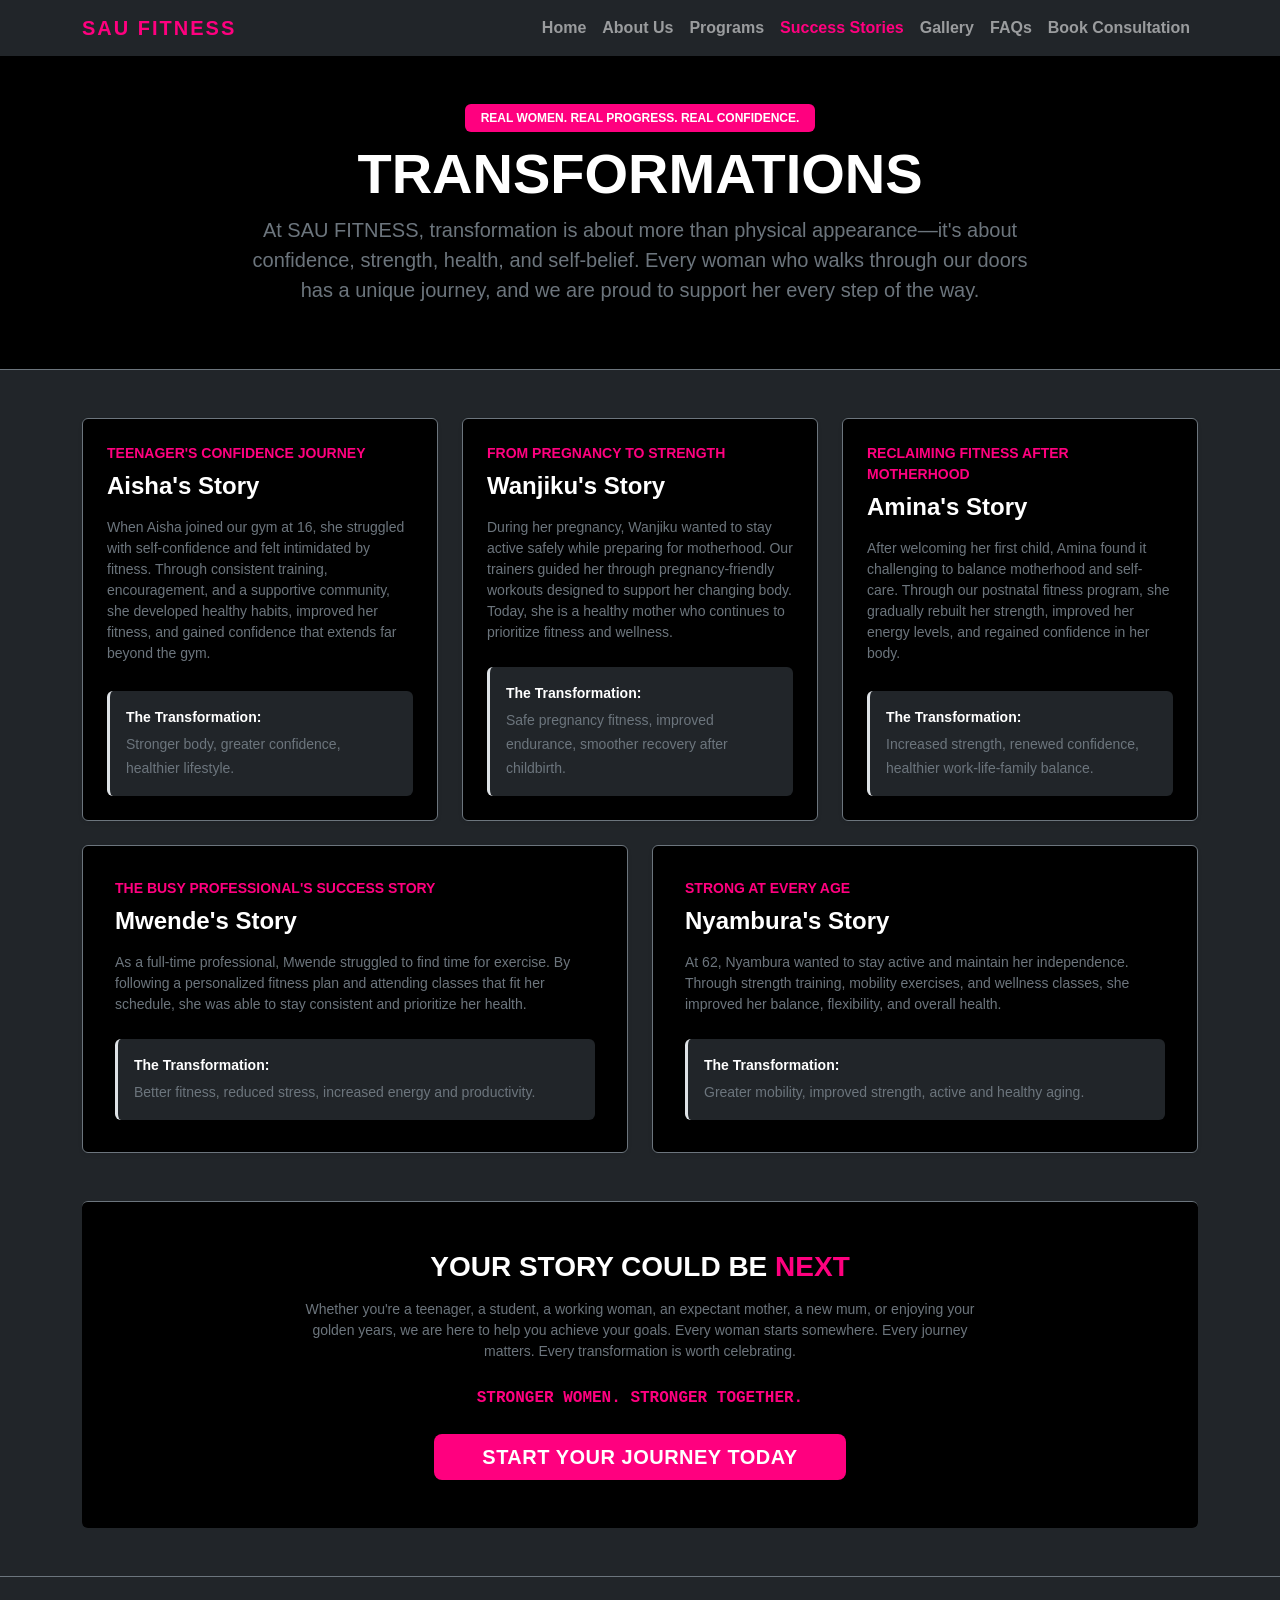
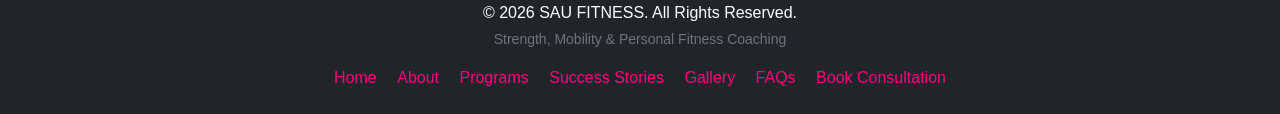
<file: transformations.html>
<!DOCTYPE html>
<html lang="en">
<head>
    <meta charset="UTF-8">
    <meta name="viewport" content="width=device-width, initial-scale=1.0">
    <title>Success Stories | SAU FITNESS</title>
    <link href="https://cdn.jsdelivr.net/npm/bootstrap@5.3.2/dist/css/bootstrap.min.css" rel="stylesheet">
    <link rel="stylesheet" href="css/styles.css">
</head>
<body class="bg-dark text-white d-flex flex-column min-vh-100">

    <nav class="navbar navbar-expand-lg navbar-dark bg-dark sticky-top">
        <div class="container">
            <a class="navbar-brand fw-bold text-pink" href="index.html">SAU FITNESS</a>
            <button class="navbar-toggler" type="button" data-bs-toggle="collapse" data-bs-target="#navbarNav" aria-controls="navbarNav" aria-expanded="false" aria-label="Toggle navigation">
                <span class="navbar-toggler-icon"></span>
            </button>
            <div class="collapse navbar-collapse" id="navbarNav">
                <ul class="navbar-nav ms-auto fw-semibold">
                    <li class="nav-item"><a class="nav-link" href="index.html">Home</a></li>
                    <li class="nav-item"><a class="nav-link" href="about.html">About Us</a></li>
                    <li class="nav-item"><a class="nav-link" href="programs.html">Programs</a></li>
                    <li class="nav-item"><a class="nav-link active" href="transformations.html">Success Stories</a></li>
                    <li class="nav-item"><a class="nav-link" href="gallery.html">Gallery</a></li>
                    <li class="nav-item"><a class="nav-link" href="faq.html">FAQs</a></li>
                    <li class="nav-item"><a class="nav-link" href="contact.html">Book Consultation</a></li>
                </ul>
            </div>
        </div>
    </nav>

    <header class="bg-black text-center py-5 border-bottom border-secondary">
        <div class="container">
            <span class="badge bg-pink text-white mb-2 px-3 py-2 text-uppercase fw-bold">Real Women. Real Progress. Real Confidence.</span>
            <h1 class="display-4 fw-bold text-uppercase">Transformations</h1>
            <p class="lead text-secondary max-width-800 mx-auto">
                At SAU FITNESS, transformation is about more than physical appearance—it's about confidence, strength, health, and self-belief. Every woman who walks through our doors has a unique journey, and we are proud to support her every step of the way.
            </p>
        </div>
    </header>

    <main class="container my-5 flex-grow-1">
        <div class="row g-4 justify-content-center">
            
            <div class="col-md-6 col-lg-4">
                <div class="card bg-black text-white border-secondary h-100 p-2 shadow-sm">
                    <div class="card-body d-flex flex-column">
                        <span class="text-pink small fw-bold text-uppercase tracking-wider mb-2">Teenager's Confidence Journey</span>
                        <h3 class="card-title h4 fw-bold mb-3">Aisha's Story</h3>
                        <p class="card-text text-secondary small mb-4">
                            When Aisha joined our gym at 16, she struggled with self-confidence and felt intimidated by fitness. Through consistent training, encouragement, and a supportive community, she developed healthy habits, improved her fitness, and gained confidence that extends far beyond the gym.
                        </p>
                        <div class="mt-auto bg-dark p-3 rounded border-start border-3 border-pink">
                            <span class="d-block small text-white fw-bold mb-1">The Transformation:</span>
                            <span class="small text-secondary">Stronger body, greater confidence, healthier lifestyle.</span>
                        </div>
                    </div>
                </div>
            </div>

            <div class="col-md-6 col-lg-4">
                <div class="card bg-black text-white border-secondary h-100 p-2 shadow-sm">
                    <div class="card-body d-flex flex-column">
                        <span class="text-pink small fw-bold text-uppercase tracking-wider mb-2">From Pregnancy to Strength</span>
                        <h3 class="card-title h4 fw-bold mb-3">Wanjiku's Story</h3>
                        <p class="card-text text-secondary small mb-4">
                            During her pregnancy, Wanjiku wanted to stay active safely while preparing for motherhood. Our trainers guided her through pregnancy-friendly workouts designed to support her changing body. Today, she is a healthy mother who continues to prioritize fitness and wellness.
                        </p>
                        <div class="mt-auto bg-dark p-3 rounded border-start border-3 border-pink">
                            <span class="d-block small text-white fw-bold mb-1">The Transformation:</span>
                            <span class="small text-secondary">Safe pregnancy fitness, improved endurance, smoother recovery after childbirth.</span>
                        </div>
                    </div>
                </div>
            </div>

            <div class="col-md-6 col-lg-4">
                <div class="card bg-black text-white border-secondary h-100 p-2 shadow-sm">
                    <div class="card-body d-flex flex-column">
                        <span class="text-pink small fw-bold text-uppercase tracking-wider mb-2">Reclaiming Fitness After Motherhood</span>
                        <h3 class="card-title h4 fw-bold mb-3">Amina's Story</h3>
                        <p class="card-text text-secondary small mb-4">
                            After welcoming her first child, Amina found it challenging to balance motherhood and self-care. Through our postnatal fitness program, she gradually rebuilt her strength, improved her energy levels, and regained confidence in her body.
                        </p>
                        <div class="mt-auto bg-dark p-3 rounded border-start border-3 border-pink">
                            <span class="d-block small text-white fw-bold mb-1">The Transformation:</span>
                            <span class="small text-secondary">Increased strength, renewed confidence, healthier work-life-family balance.</span>
                        </div>
                    </div>
                </div>
            </div>

            <div class="col-md-6 col-lg-6">
                <div class="card bg-black text-white border-secondary h-100 p-3 shadow-sm">
                    <div class="card-body d-flex flex-column">
                        <span class="text-pink small fw-bold text-uppercase tracking-wider mb-2">The Busy Professional's Success Story</span>
                        <h3 class="card-title h4 fw-bold mb-3">Mwende's Story</h3>
                        <p class="card-text text-secondary small mb-4">
                            As a full-time professional, Mwende struggled to find time for exercise. By following a personalized fitness plan and attending classes that fit her schedule, she was able to stay consistent and prioritize her health.
                        </p>
                        <div class="mt-auto bg-dark p-3 rounded border-start border-3 border-pink">
                            <span class="d-block small text-white fw-bold mb-1">The Transformation:</span>
                            <span class="small text-secondary">Better fitness, reduced stress, increased energy and productivity.</span>
                        </div>
                    </div>
                </div>
            </div>

            <div class="col-md-6 col-lg-6">
                <div class="card bg-black text-white border-secondary h-100 p-3 shadow-sm">
                    <div class="card-body d-flex flex-column">
                        <span class="text-pink small fw-bold text-uppercase tracking-wider mb-2">Strong at Every Age</span>
                        <h3 class="card-title h4 fw-bold mb-3">Nyambura's Story</h3>
                        <p class="card-text text-secondary small mb-4">
                            At 62, Nyambura wanted to stay active and maintain her independence. Through strength training, mobility exercises, and wellness classes, she improved her balance, flexibility, and overall health.
                        </p>
                        <div class="mt-auto bg-dark p-3 rounded border-start border-3 border-pink">
                            <span class="d-block small text-white fw-bold mb-1">The Transformation:</span>
                            <span class="small text-secondary">Greater mobility, improved strength, active and healthy aging.</span>
                        </div>
                    </div>
                </div>
            </div>

        </div>

        <div class="text-center mt-5 py-5 border-top border-secondary bg-black rounded p-4">
            <h2 class="fw-bold text-uppercase h3 mb-3">Your Story Could Be <span class="text-pink">Next</span></h2>
            <div class="row justify-content-center">
                <div class="col-lg-8">
                    <p class="text-secondary small mb-4">
                        Whether you're a teenager, a student, a working woman, an expectant mother, a new mum, or enjoying your golden years, we are here to help you achieve your goals. Every woman starts somewhere. Every journey matters. Every transformation is worth celebrating.
                    </p>
                    <p class="text-pink fw-bold font-monospace text-uppercase mb-4">
                        Stronger Women. Stronger Together.
                    </p>
                    <a href="contact.html" class="btn btn-pink btn-lg px-5 fw-bold">Start Your Journey Today</a>
                </div>
            </div>
        </div>
    </main>

    <footer class="bg-dark text-secondary text-center py-4 border-top border-secondary mt-auto">
        <div class="container">
            <p class="mb-1 text-white">&copy; 2026 SAU FITNESS. All Rights Reserved.</p>
            <p class="small">Strength, Mobility & Personal Fitness Coaching</p>
            <div class="mt-3">
                <a href="index.html" class="text-pink mx-2 text-decoration-none">Home</a>
                <a href="about.html" class="text-pink mx-2 text-decoration-none">About</a>
                <a href="programs.html" class="text-pink mx-2 text-decoration-none">Programs</a>
                <a href="transformations.html" class="text-pink mx-2 text-decoration-none">Success Stories</a>
                <a href="gallery.html" class="text-pink mx-2 text-decoration-none">Gallery</a>
                <a href="faq.html" class="text-pink mx-2 text-decoration-none">FAQs</a>
                <a href="contact.html" class="text-pink mx-2 text-decoration-none">Book Consultation</a>
            </div>
        </div>
    </footer>

    <script src="https://cdn.jsdelivr.net/npm/bootstrap@5.3.2/dist/js/bootstrap.bundle.min.js"></script>
    <script src="js/main.js"></script>
</body>
</html>
</file>
<file: css/styles.css>
/* ==========================================================================
   1. GLOBAL RESET & ORIGINAL DARK MODE BASE
   ========================================================================== */
body {
    font-family: 'Segoe UI', Tahoma, Geneva, Verdana, sans-serif;
    background-color: #121212;
    color: #ffffff;
    overflow-x: hidden;
}

.navbar-brand {
    letter-spacing: 2px;
}

header {
    background: linear-gradient(rgba(0, 0, 0, 0.75), rgba(0, 0, 0, 0.85)), 
                url('https://images.unsplash.com/photo-1517838277536-f5f99be501cd?q=80&w=1470') 
                no-repeat center center/cover;
}

/* Helper utility for readable long text inside hero headers */
.max-width-800 {
    max-width: 800px;
}
.max-width-600 {
    max-width: 600px;
}

/* ==========================================================================
   2. CUSTOM BRIGHT PINK CORE SYSTEM (FOR COACH SAU)
   ========================================================================== */
:root {
    --brand-pink: #ff007f;       /* Ultra-bright, high-saturation pink */
    --brand-pink-hover: #e60072; /* Slightly darker shade for interactive hover states */
    --brand-dark: #111111;
}

.text-pink {
    color: var(--brand-pink) !important;
}

.bg-pink {
    background-color: var(--brand-pink) !important;
}

/* ==========================================================================
   3. BRAND NAVIGATION & DYNAMIC COMPONENT ACTIONS
   ========================================================================== */
.navbar-dark .navbar-nav .nav-link {
    transition: color 0.3s ease;
}

.navbar-dark .navbar-nav .nav-link:hover,
.navbar-dark .navbar-nav .nav-link.active {
    color: var(--brand-pink) !important;
}

.btn-pink {
    background-color: var(--brand-pink);
    color: #ffffff !important;
    font-weight: 700;
    text-transform: uppercase;
    letter-spacing: 0.5px;
    border: none;
    transition: all 0.3s ease;
}

.btn-pink:hover {
    background-color: var(--brand-pink-hover);
    box-shadow: 0 4px 15px rgba(255, 42, 117, 0.5);
}

.btn-outline-pink {
    border: 2px solid var(--brand-pink);
    color: var(--brand-pink) !important;
    font-weight: 600;
    text-transform: uppercase;
    background: transparent;
    transition: all 0.3s ease;
}

.btn-outline-pink:hover {
    background-color: var(--brand-pink);
    color: #ffffff !important;
}

/* Custom Accessibility Rules for Focus Rings */
.form-control:focus, 
.form-select:focus {
    background-color: #1a1a1a !important;
    color: #ffffff !important;
    border-color: var(--brand-pink) !important;
    box-shadow: 0 0 0 0.25rem rgba(255, 0, 127, 0.25) !important;
}

/* Gallery & Interactive Animations */
.gallery-img {
    transition: transform 0.3s ease, box-shadow 0.3s ease;
    cursor: pointer;
}

.gallery-img:hover {
    transform: scale(1.03);
    box-shadow: 0 8px 20px rgba(255, 42, 117, 0.3) !important;
}

/* Clean handling for standard Bootstrap modal frames */
.modal-content {
    border-radius: 0.75rem;
}
</file>
